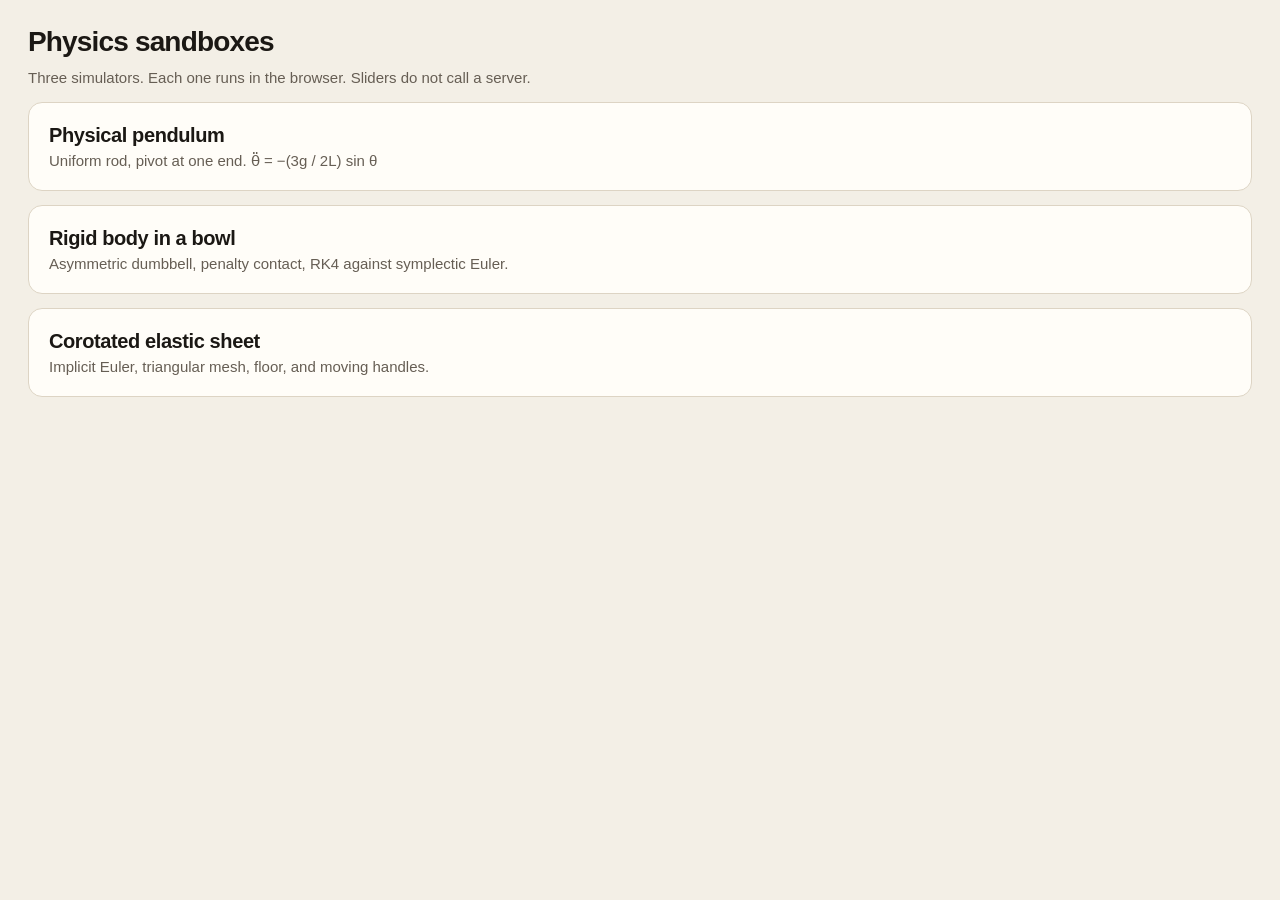
<file: index.html>
<!DOCTYPE html>
<html lang="en">
<head>
  <meta charset="utf-8" />
  <meta name="viewport" content="width=device-width, initial-scale=1" />
  <title>Physics sandboxes</title>
  <link rel="stylesheet" href="pendulum/style.css" />
  <style>
    main { padding: 8px 28px 48px; display: grid; gap: 14px; }
    a.card {
      display: block;
      background: var(--card);
      border: 1px solid var(--line);
      border-radius: 14px;
      padding: 18px 20px;
      color: inherit;
      text-decoration: none;
    }
    a.card:hover { border-color: var(--teal); }
    a.card strong { display: block; font-size: 20px; letter-spacing: -0.02em; }
    a.card span { color: var(--muted); }
  </style>
</head>
<body>
  <header>
    <div>
      <h1>Physics sandboxes</h1>
      <p>Three simulators. Each one runs in the browser. Sliders do not call a server.</p>
    </div>
  </header>
  <main>
    <a class="card" href="pendulum/">
      <strong>Physical pendulum</strong>
      <span>Uniform rod, pivot at one end. θ̈ = −(3g / 2L) sin θ</span>
    </a>
    <a class="card" href="bowl/">
      <strong>Rigid body in a bowl</strong>
      <span>Asymmetric dumbbell, penalty contact, RK4 against symplectic Euler.</span>
    </a>
    <a class="card" href="sheet/">
      <strong>Corotated elastic sheet</strong>
      <span>Implicit Euler, triangular mesh, floor, and moving handles.</span>
    </a>
  </main>
</body>
</html>
</file>
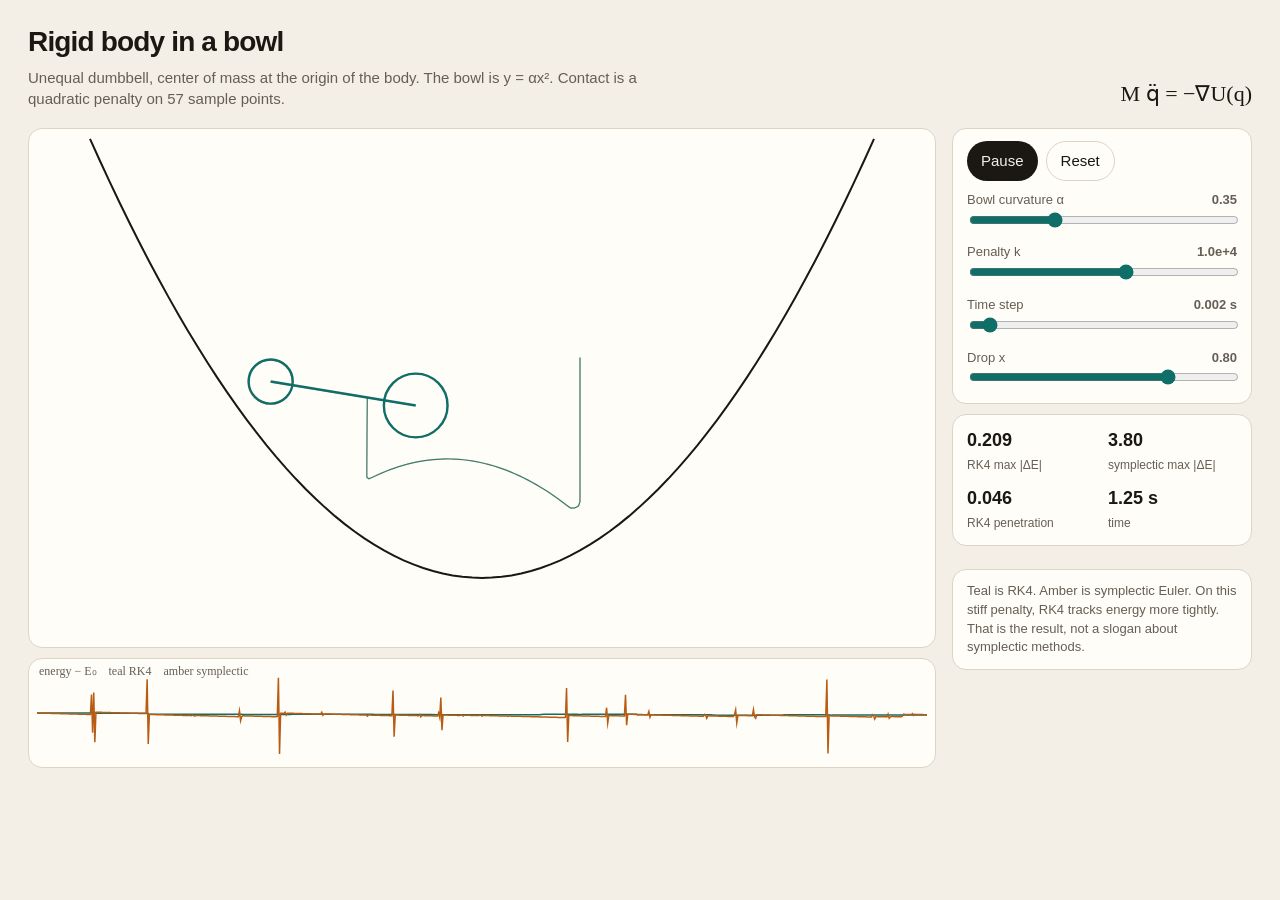
<file: bowl/index.html>
<!DOCTYPE html>
<html lang="en">
<head>
  <meta charset="utf-8" />
  <meta name="viewport" content="width=device-width, initial-scale=1" />
  <title>Rigid body in a bowl</title>
  <link rel="stylesheet" href="style.css" />
</head>
<body>
  <header>
    <div>
      <h1>Rigid body in a bowl</h1>
      <p>Unequal dumbbell, center of mass at the origin of the body. The bowl is y = αx². Contact is a quadratic penalty on 57 sample points.</p>
    </div>
    <div class="eq">M q̈ = −∇U(q)</div>
  </header>
  <div class="layout">
    <div>
      <canvas id="view" class="view"></canvas>
      <canvas id="chart" class="chart"></canvas>
    </div>
    <aside class="side">
      <div class="panel">
        <div class="row">
          <button id="play">Pause</button>
          <button id="reset" class="ghost">Reset</button>
        </div>
        <label>Bowl curvature α <b id="aVal">0.35</b></label>
        <input id="alpha" type="range" min="0.15" max="0.8" step="0.01" value="0.35" />
        <label>Penalty k <b id="kVal">10000</b></label>
        <input id="k" type="range" min="3" max="4.7" step="0.01" value="4" />
        <label>Time step <b id="dtVal">0.002 s</b></label>
        <input id="dt" type="range" min="0.001" max="0.02" step="0.001" value="0.002" />
        <label>Drop x <b id="xVal">0.80</b></label>
        <input id="x0" type="range" min="-1.6" max="1.6" step="0.02" value="0.8" />
      </div>
      <div class="panel nums">
        <div class="num"><b id="erk">—</b><span>RK4 max |ΔE|</span></div>
        <div class="num"><b id="esy">—</b><span>symplectic max |ΔE|</span></div>
        <div class="num"><b id="pen">—</b><span>RK4 penetration</span></div>
        <div class="num"><b id="tt">—</b><span>time</span></div>
      </div>
      <p class="panel note">Teal is RK4. Amber is symplectic Euler. On this stiff penalty, RK4 tracks energy more tightly. That is the result, not a slogan about symplectic methods.</p>
      <video src="clip.mp4" controls playsinline></video>
    </aside>
  </div>
  <script type="module" src="app.js"></script>
</body>
</html>
</file>
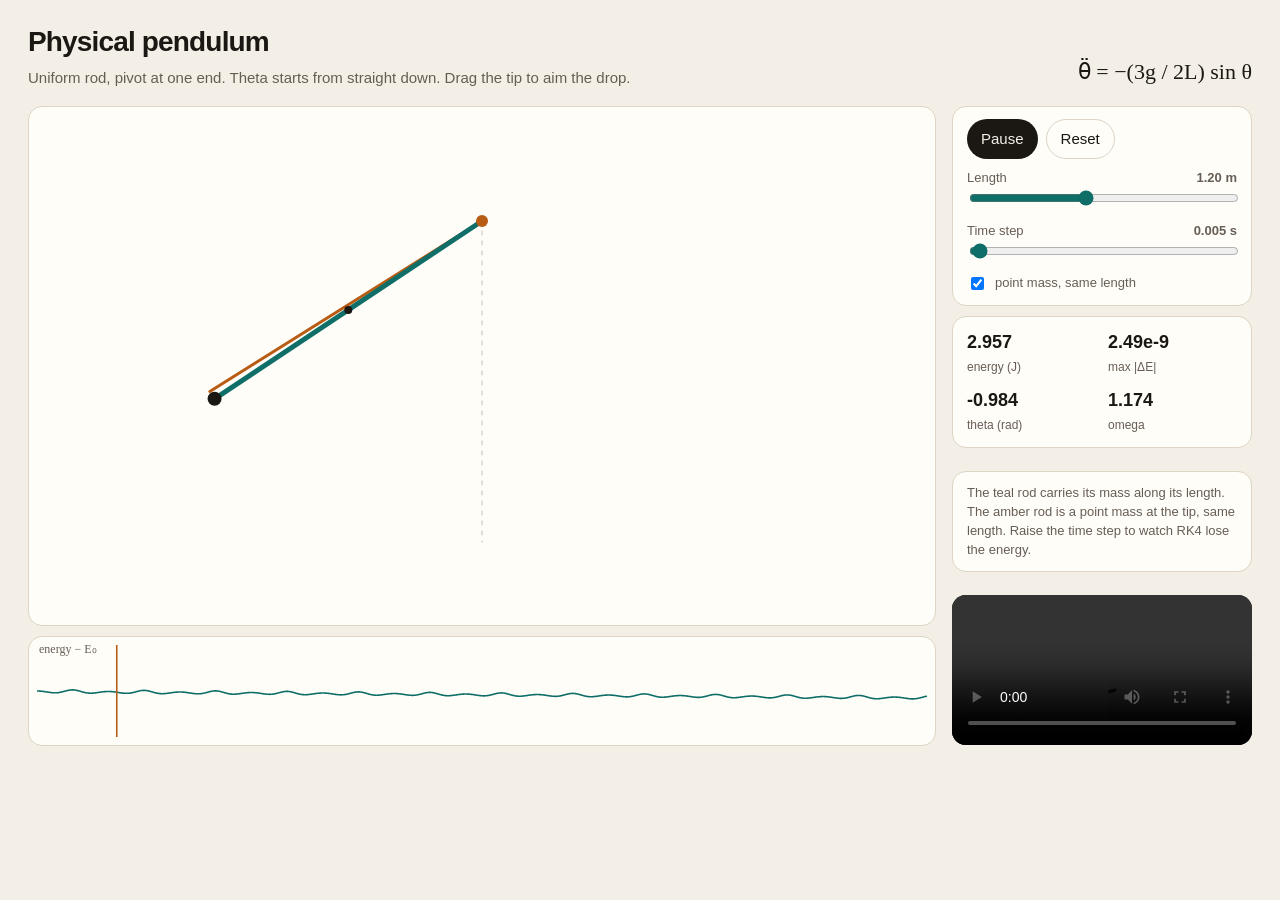
<file: pendulum/index.html>
<!DOCTYPE html>
<html lang="en">
<head>
  <meta charset="utf-8" />
  <meta name="viewport" content="width=device-width, initial-scale=1" />
  <title>Physical pendulum</title>
  <link rel="stylesheet" href="style.css" />
</head>
<body>
  <header>
    <div>
      <h1>Physical pendulum</h1>
      <p>Uniform rod, pivot at one end. Theta starts from straight down. Drag the tip to aim the drop.</p>
    </div>
    <div class="eq">θ̈ = −(3g / 2L) sin θ</div>
  </header>
  <div class="layout">
    <div>
      <canvas id="view" class="view"></canvas>
      <canvas id="chart" class="chart"></canvas>
    </div>
    <aside class="side">
      <div class="panel">
        <div class="row">
          <button id="play">Pause</button>
          <button id="reset" class="ghost">Reset</button>
        </div>
        <label>Length <b id="lVal">1.20 m</b></label>
        <input id="length" type="range" min="0.6" max="2" step="0.01" value="1.2" />
        <label>Time step <b id="dtVal">0.005 s</b></label>
        <input id="dt" type="range" min="0.002" max="0.25" step="0.001" value="0.005" />
        <label class="check"><input id="simple" type="checkbox" checked /> point mass, same length</label>
      </div>
      <div class="panel nums">
        <div class="num"><b id="e0">—</b><span>energy (J)</span></div>
        <div class="num"><b id="de">—</b><span>max |ΔE|</span></div>
        <div class="num"><b id="th">—</b><span>theta (rad)</span></div>
        <div class="num"><b id="om">—</b><span>omega</span></div>
      </div>
      <p class="panel note">The teal rod carries its mass along its length. The amber rod is a point mass at the tip, same length. Raise the time step to watch RK4 lose the energy.</p>
      <video src="clip.mp4" controls playsinline></video>
    </aside>
  </div>
  <script type="module" src="app.js"></script>
</body>
</html>
</file>
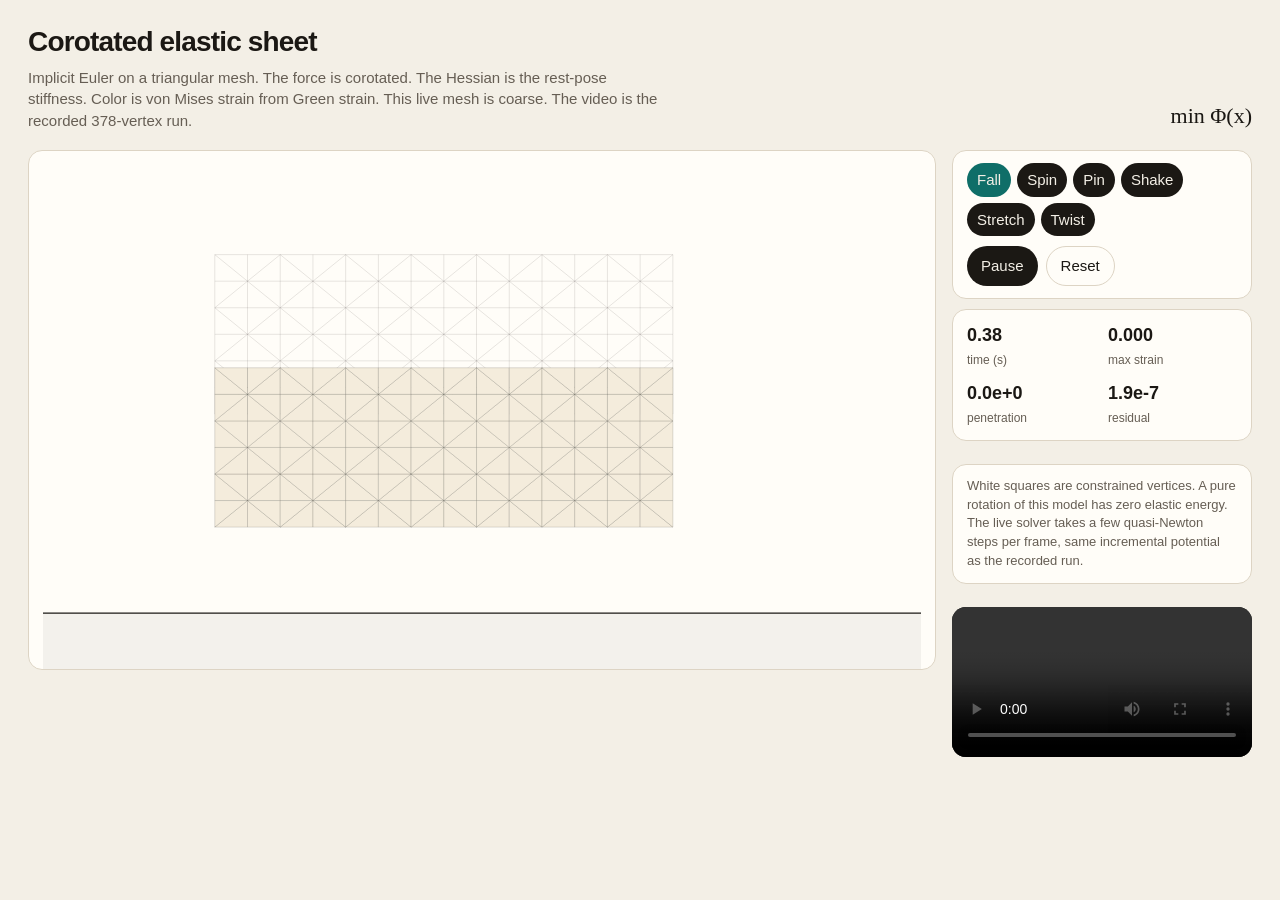
<file: sheet/index.html>
<!DOCTYPE html>
<html lang="en">
<head>
  <meta charset="utf-8" />
  <meta name="viewport" content="width=device-width, initial-scale=1" />
  <title>Corotated elastic sheet</title>
  <link rel="stylesheet" href="style.css" />
</head>
<body>
  <header>
    <div>
      <h1>Corotated elastic sheet</h1>
      <p>Implicit Euler on a triangular mesh. The force is corotated. The Hessian is the rest-pose stiffness. Color is von Mises strain from Green strain. This live mesh is coarse. The video is the recorded 378-vertex run.</p>
    </div>
    <div class="eq">min Φ(x)</div>
  </header>
  <div class="layout">
    <div>
      <canvas id="view" class="view"></canvas>
    </div>
    <aside class="side">
      <div class="panel">
        <div class="scenes" id="scenes"></div>
        <div class="row" style="margin-top:10px">
          <button id="play">Pause</button>
          <button id="reset" class="ghost">Reset</button>
        </div>
      </div>
      <div class="panel nums">
        <div class="num"><b id="tt">—</b><span>time (s)</span></div>
        <div class="num"><b id="st">—</b><span>max strain</span></div>
        <div class="num"><b id="pen">—</b><span>penetration</span></div>
        <div class="num"><b id="res">—</b><span>residual</span></div>
      </div>
      <p class="panel note">White squares are constrained vertices. A pure rotation of this model has zero elastic energy. The live solver takes a few quasi-Newton steps per frame, same incremental potential as the recorded run.</p>
      <video src="clip.mp4" controls playsinline></video>
    </aside>
  </div>
  <script type="module" src="app.js"></script>
</body>
</html>
</file>
<file: pendulum/style.css>
:root {
  --paper: #f3efe6;
  --ink: #1b1814;
  --muted: #665e54;
  --line: #ddd4c4;
  --card: #fffdf8;
  --teal: #0f6e68;
  --amber: #b85c14;
}
* { box-sizing: border-box; }
html, body {
  margin: 0;
  background: var(--paper);
  color: var(--ink);
  font: 15px/1.45 "Segoe UI", sans-serif;
}
header {
  display: flex;
  justify-content: space-between;
  gap: 24px;
  align-items: end;
  padding: 22px 28px 6px;
}
h1 {
  margin: 0;
  font-size: 28px;
  font-weight: 640;
  letter-spacing: -0.03em;
}
header p { margin: 4px 0 0; color: var(--muted); max-width: 42rem; }
.eq {
  font-family: Cambria, Georgia, serif;
  font-size: 22px;
  white-space: nowrap;
}
.layout {
  display: grid;
  grid-template-columns: minmax(0, 1fr) 300px;
  gap: 16px;
  padding: 12px 28px 32px;
}
.view {
  width: 100%;
  height: 520px;
  background: var(--card);
  border: 1px solid var(--line);
  border-radius: 14px;
  display: block;
  touch-action: none;
}
.chart {
  width: 100%;
  height: 110px;
  margin-top: 10px;
  background: var(--card);
  border: 1px solid var(--line);
  border-radius: 14px;
  display: block;
}
.side { display: flex; flex-direction: column; gap: 10px; }
.panel {
  background: var(--card);
  border: 1px solid var(--line);
  border-radius: 14px;
  padding: 12px 14px;
}
.note { color: var(--muted); font-size: 13px; }
label {
  display: flex;
  justify-content: space-between;
  gap: 8px;
  margin-top: 10px;
  color: var(--muted);
  font-size: 13px;
}
label.check { justify-content: flex-start; align-items: center; }
input[type="range"] { width: 100%; accent-color: var(--teal); }
.row { display: flex; gap: 8px; flex-wrap: wrap; }
button {
  background: var(--ink);
  color: var(--paper);
  border: 0;
  border-radius: 999px;
  padding: 8px 14px;
  font: inherit;
  cursor: pointer;
}
button.ghost { background: transparent; color: var(--ink); border: 1px solid var(--line); }
button.on { background: var(--teal); }
.nums { display: grid; grid-template-columns: 1fr 1fr; gap: 10px 12px; }
.num b { display: block; font-size: 18px; font-variant-numeric: tabular-nums; }
.num span { color: var(--muted); font-size: 12px; }
video {
  width: 100%;
  border-radius: 14px;
  background: #111;
}
.scenes { display: flex; flex-wrap: wrap; gap: 6px; }
.scenes button { padding: 6px 10px; }
@media (max-width: 880px) {
  header { flex-direction: column; align-items: flex-start; }
  .layout { grid-template-columns: 1fr; padding: 12px; }
  .view { height: 420px; }
  .eq { font-size: 18px; white-space: normal; }
}
</file>
<file: bowl/style.css>
:root {
  --paper: #f3efe6;
  --ink: #1b1814;
  --muted: #665e54;
  --line: #ddd4c4;
  --card: #fffdf8;
  --teal: #0f6e68;
  --amber: #b85c14;
}
* { box-sizing: border-box; }
html, body {
  margin: 0;
  background: var(--paper);
  color: var(--ink);
  font: 15px/1.45 "Segoe UI", sans-serif;
}
header {
  display: flex;
  justify-content: space-between;
  gap: 24px;
  align-items: end;
  padding: 22px 28px 6px;
}
h1 {
  margin: 0;
  font-size: 28px;
  font-weight: 640;
  letter-spacing: -0.03em;
}
header p { margin: 4px 0 0; color: var(--muted); max-width: 42rem; }
.eq {
  font-family: Cambria, Georgia, serif;
  font-size: 22px;
  white-space: nowrap;
}
.layout {
  display: grid;
  grid-template-columns: minmax(0, 1fr) 300px;
  gap: 16px;
  padding: 12px 28px 32px;
}
.view {
  width: 100%;
  height: 520px;
  background: var(--card);
  border: 1px solid var(--line);
  border-radius: 14px;
  display: block;
  touch-action: none;
}
.chart {
  width: 100%;
  height: 110px;
  margin-top: 10px;
  background: var(--card);
  border: 1px solid var(--line);
  border-radius: 14px;
  display: block;
}
.side { display: flex; flex-direction: column; gap: 10px; }
.panel {
  background: var(--card);
  border: 1px solid var(--line);
  border-radius: 14px;
  padding: 12px 14px;
}
.note { color: var(--muted); font-size: 13px; }
label {
  display: flex;
  justify-content: space-between;
  gap: 8px;
  margin-top: 10px;
  color: var(--muted);
  font-size: 13px;
}
label.check { justify-content: flex-start; align-items: center; }
input[type="range"] { width: 100%; accent-color: var(--teal); }
.row { display: flex; gap: 8px; flex-wrap: wrap; }
button {
  background: var(--ink);
  color: var(--paper);
  border: 0;
  border-radius: 999px;
  padding: 8px 14px;
  font: inherit;
  cursor: pointer;
}
button.ghost { background: transparent; color: var(--ink); border: 1px solid var(--line); }
button.on { background: var(--teal); }
.nums { display: grid; grid-template-columns: 1fr 1fr; gap: 10px 12px; }
.num b { display: block; font-size: 18px; font-variant-numeric: tabular-nums; }
.num span { color: var(--muted); font-size: 12px; }
video {
  width: 100%;
  border-radius: 14px;
  background: #111;
}
.scenes { display: flex; flex-wrap: wrap; gap: 6px; }
.scenes button { padding: 6px 10px; }
@media (max-width: 880px) {
  header { flex-direction: column; align-items: flex-start; }
  .layout { grid-template-columns: 1fr; padding: 12px; }
  .view { height: 420px; }
  .eq { font-size: 18px; white-space: normal; }
}
</file>
<file: sheet/style.css>
:root {
  --paper: #f3efe6;
  --ink: #1b1814;
  --muted: #665e54;
  --line: #ddd4c4;
  --card: #fffdf8;
  --teal: #0f6e68;
  --amber: #b85c14;
}
* { box-sizing: border-box; }
html, body {
  margin: 0;
  background: var(--paper);
  color: var(--ink);
  font: 15px/1.45 "Segoe UI", sans-serif;
}
header {
  display: flex;
  justify-content: space-between;
  gap: 24px;
  align-items: end;
  padding: 22px 28px 6px;
}
h1 {
  margin: 0;
  font-size: 28px;
  font-weight: 640;
  letter-spacing: -0.03em;
}
header p { margin: 4px 0 0; color: var(--muted); max-width: 42rem; }
.eq {
  font-family: Cambria, Georgia, serif;
  font-size: 22px;
  white-space: nowrap;
}
.layout {
  display: grid;
  grid-template-columns: minmax(0, 1fr) 300px;
  gap: 16px;
  padding: 12px 28px 32px;
}
.view {
  width: 100%;
  height: 520px;
  background: var(--card);
  border: 1px solid var(--line);
  border-radius: 14px;
  display: block;
  touch-action: none;
}
.chart {
  width: 100%;
  height: 110px;
  margin-top: 10px;
  background: var(--card);
  border: 1px solid var(--line);
  border-radius: 14px;
  display: block;
}
.side { display: flex; flex-direction: column; gap: 10px; }
.panel {
  background: var(--card);
  border: 1px solid var(--line);
  border-radius: 14px;
  padding: 12px 14px;
}
.note { color: var(--muted); font-size: 13px; }
label {
  display: flex;
  justify-content: space-between;
  gap: 8px;
  margin-top: 10px;
  color: var(--muted);
  font-size: 13px;
}
label.check { justify-content: flex-start; align-items: center; }
input[type="range"] { width: 100%; accent-color: var(--teal); }
.row { display: flex; gap: 8px; flex-wrap: wrap; }
button {
  background: var(--ink);
  color: var(--paper);
  border: 0;
  border-radius: 999px;
  padding: 8px 14px;
  font: inherit;
  cursor: pointer;
}
button.ghost { background: transparent; color: var(--ink); border: 1px solid var(--line); }
button.on { background: var(--teal); }
.nums { display: grid; grid-template-columns: 1fr 1fr; gap: 10px 12px; }
.num b { display: block; font-size: 18px; font-variant-numeric: tabular-nums; }
.num span { color: var(--muted); font-size: 12px; }
video {
  width: 100%;
  border-radius: 14px;
  background: #111;
}
.scenes { display: flex; flex-wrap: wrap; gap: 6px; }
.scenes button { padding: 6px 10px; }
@media (max-width: 880px) {
  header { flex-direction: column; align-items: flex-start; }
  .layout { grid-template-columns: 1fr; padding: 12px; }
  .view { height: 420px; }
  .eq { font-size: 18px; white-space: normal; }
}
</file>
